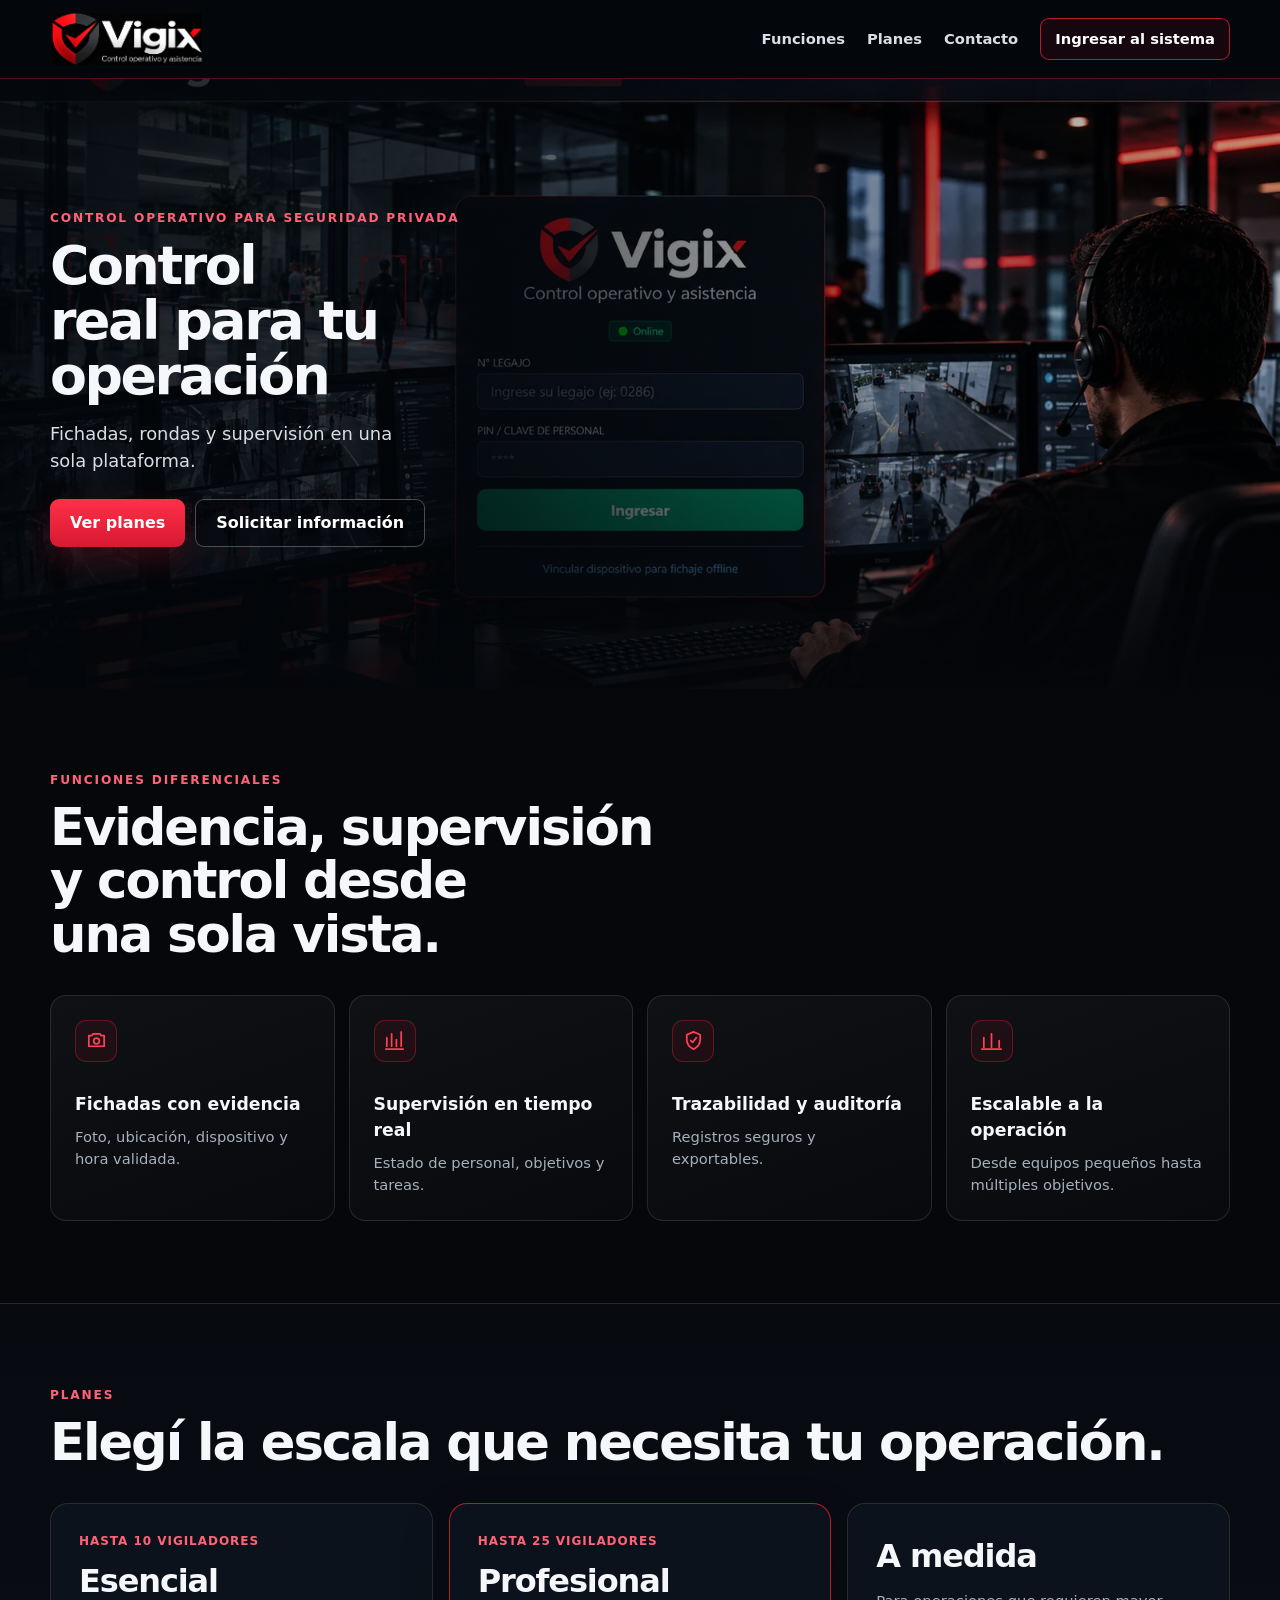
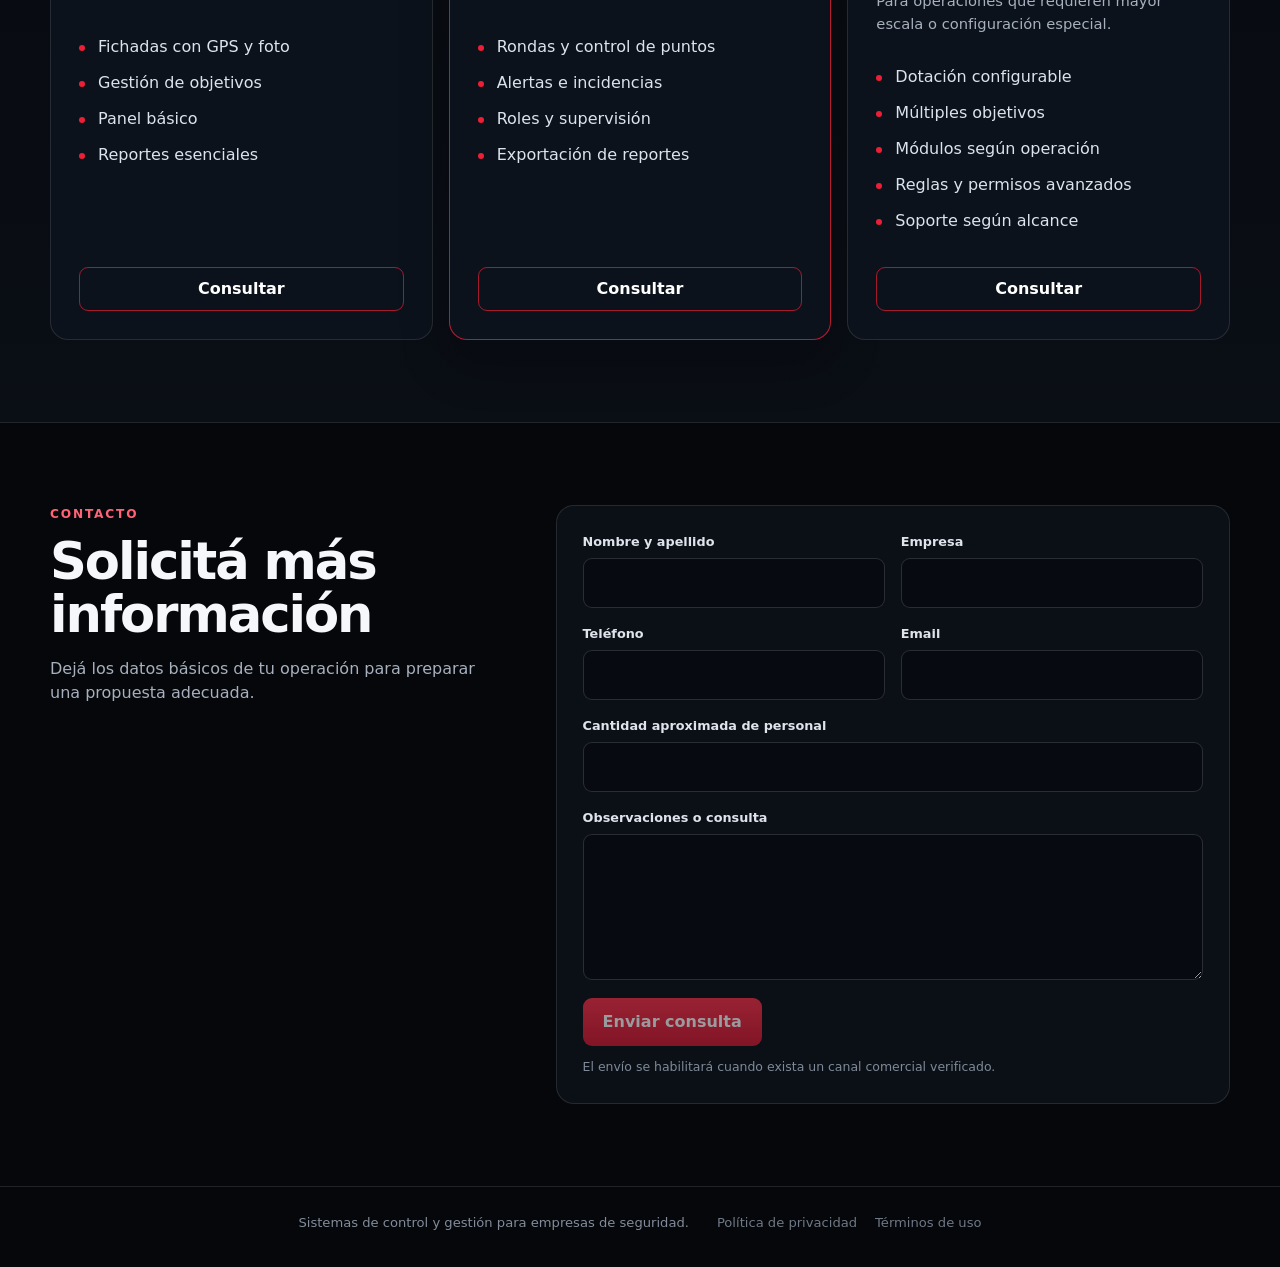
<file: index.html>
<!DOCTYPE html>
<html lang="es">
<head>
  <meta charset="UTF-8">
  <meta name="viewport" content="width=device-width, initial-scale=1.0">
  <meta name="description" content="vga security 24: control operativo, fichadas, rondas y supervisión para empresas de seguridad.">
  <meta http-equiv="Content-Security-Policy" content="default-src 'self'; base-uri 'self'; object-src 'none'; style-src 'self'; img-src 'self' https://images.pexels.com; form-action 'self'; frame-ancestors 'none'">
  <title>vga security 24 | Control operativo para empresas de seguridad</title>
  <link rel="stylesheet" href="landing.css">
</head>
<body>
  <header class="site-header">
    <div class="header-inner">
      <a class="brand" href="#inicio" aria-label="vga security 24 - Inicio">
        <img src="assets/vigix-logo-prod.webp" alt="vga security 24">
      </a>

      <nav class="public-nav" aria-label="Navegación principal">
        <a href="#funciones">Funciones</a>
        <a href="#planes">Planes</a>
        <a href="#contacto">Contacto</a>
        <a class="system-link" href="fichadas.html">Ingresar al sistema</a>
      </nav>
    </div>
  </header>

  <main>
    <section id="inicio" class="hero" aria-labelledby="hero-title">
      <div class="hero-content">
        <p class="eyebrow">Control operativo para seguridad privada</p>
        <h1 id="hero-title">Control real para tu operación</h1>
        <p class="hero-subtitle">Fichadas, rondas y supervisión en una sola plataforma.</p>
        <div class="hero-actions">
          <a class="btn btn-primary" href="#planes">Ver planes</a>
          <a class="btn btn-secondary" href="#contacto">Solicitar información</a>
        </div>
      </div>
    </section>

    <section id="funciones" class="section" aria-labelledby="functions-title">
      <div class="section-heading">
        <p class="eyebrow">Funciones diferenciales</p>
        <h2 id="functions-title">Evidencia, supervisión y control desde una sola vista.</h2>
      </div>

      <div class="feature-grid">
        <article class="feature-card">
          <div class="icon" aria-hidden="true">
            <svg viewBox="0 0 24 24"><path d="M4 7h3l1.5-2h7L17 7h3v11H4z"/><circle cx="12" cy="12.5" r="3"/></svg>
          </div>
          <h3>Fichadas con evidencia</h3>
          <p>Foto, ubicación, dispositivo y hora validada.</p>
        </article>

        <article class="feature-card">
          <div class="icon" aria-hidden="true">
            <svg viewBox="0 0 24 24"><path d="M4 18V9m5 9V5m5 13v-7m5 7V3"/><path d="M3 21h18"/></svg>
          </div>
          <h3>Supervisión en tiempo real</h3>
          <p>Estado de personal, objetivos y tareas.</p>
        </article>

        <article class="feature-card">
          <div class="icon" aria-hidden="true">
            <svg viewBox="0 0 24 24"><path d="M12 3l7 3v5c0 4.8-2.8 8-7 10-4.2-2-7-5.2-7-10V6z"/><path d="M9 12l2 2 4-5"/></svg>
          </div>
          <h3>Trazabilidad y auditoría</h3>
          <p>Registros seguros y exportables.</p>
        </article>

        <article class="feature-card">
          <div class="icon" aria-hidden="true">
            <svg viewBox="0 0 24 24"><path d="M4 19V9m8 10V5m8 14v-7"/><path d="M2 21h20"/></svg>
          </div>
          <h3>Escalable a la operación</h3>
          <p>Desde equipos pequeños hasta múltiples objetivos.</p>
        </article>
      </div>
    </section>

    <section id="planes" class="section section-plans" aria-labelledby="plans-title">
      <div class="section-heading">
        <p class="eyebrow">Planes</p>
        <h2 id="plans-title">Elegí la escala que necesita tu operación.</h2>
      </div>

      <div class="plans-grid">
        <article class="plan-card">
          <div>
            <p class="plan-capacity">Hasta 10 vigiladores</p>
            <h3>Esencial</h3>
          </div>
          <ul>
            <li>Fichadas con GPS y foto</li>
            <li>Gestión de objetivos</li>
            <li>Panel básico</li>
            <li>Reportes esenciales</li>
          </ul>
          <a class="plan-link" href="#contacto">Consultar</a>
        </article>

        <article class="plan-card plan-featured">
          <div>
            <p class="plan-capacity">Hasta 25 vigiladores</p>
            <h3>Profesional</h3>
          </div>
          <ul>
            <li>Rondas y control de puntos</li>
            <li>Alertas e incidencias</li>
            <li>Roles y supervisión</li>
            <li>Exportación de reportes</li>
          </ul>
          <a class="plan-link" href="#contacto">Consultar</a>
        </article>

        <article class="plan-card">
          <div>
            <h3>A medida</h3>
            <p class="plan-summary">Para operaciones que requieren mayor escala o configuración especial.</p>
          </div>
          <ul>
            <li>Dotación configurable</li>
            <li>Múltiples objetivos</li>
            <li>Módulos según operación</li>
            <li>Reglas y permisos avanzados</li>
            <li>Soporte según alcance</li>
          </ul>
          <a class="plan-link" href="#contacto">Consultar</a>
        </article>
      </div>
    </section>

    <section id="contacto" class="section contact-section" aria-labelledby="contact-title">
      <div class="contact-copy">
        <p class="eyebrow">Contacto</p>
        <h2 id="contact-title">Solicitá más información</h2>
        <p>Dejá los datos básicos de tu operación para preparar una propuesta adecuada.</p>
      </div>

      <!-- TODO: conectar este formulario únicamente cuando exista un destino comercial real y verificado. -->
      <form class="contact-form" action="#" method="post" onsubmit="return false">
        <div class="field-grid">
          <label>
            <span>Nombre y apellido</span>
            <input type="text" name="nombre" autocomplete="name">
          </label>
          <label>
            <span>Empresa</span>
            <input type="text" name="empresa" autocomplete="organization">
          </label>
          <label>
            <span>Teléfono</span>
            <input type="tel" name="telefono" autocomplete="tel">
          </label>
          <label>
            <span>Email</span>
            <input type="email" name="email" autocomplete="email">
          </label>
          <label class="full-width">
            <span>Cantidad aproximada de personal</span>
            <input type="number" name="personal" min="1" inputmode="numeric">
          </label>
          <label class="full-width">
            <span>Observaciones o consulta</span>
            <textarea name="consulta" rows="5"></textarea>
          </label>
        </div>
        <button class="btn btn-primary contact-submit" type="button" disabled aria-disabled="true">Enviar consulta</button>
        <p class="form-note">El envío se habilitará cuando exista un canal comercial verificado.</p>
      </form>
    </section>
  </main>

  <footer class="site-footer">
    <p>Sistemas de control y gestión para empresas de seguridad.</p>
    <div class="legal-placeholders" aria-label="Información legal pendiente">
      <span>Política de privacidad</span>
      <span>Términos de uso</span>
    </div>
  </footer>
</body>
</html>
</file>
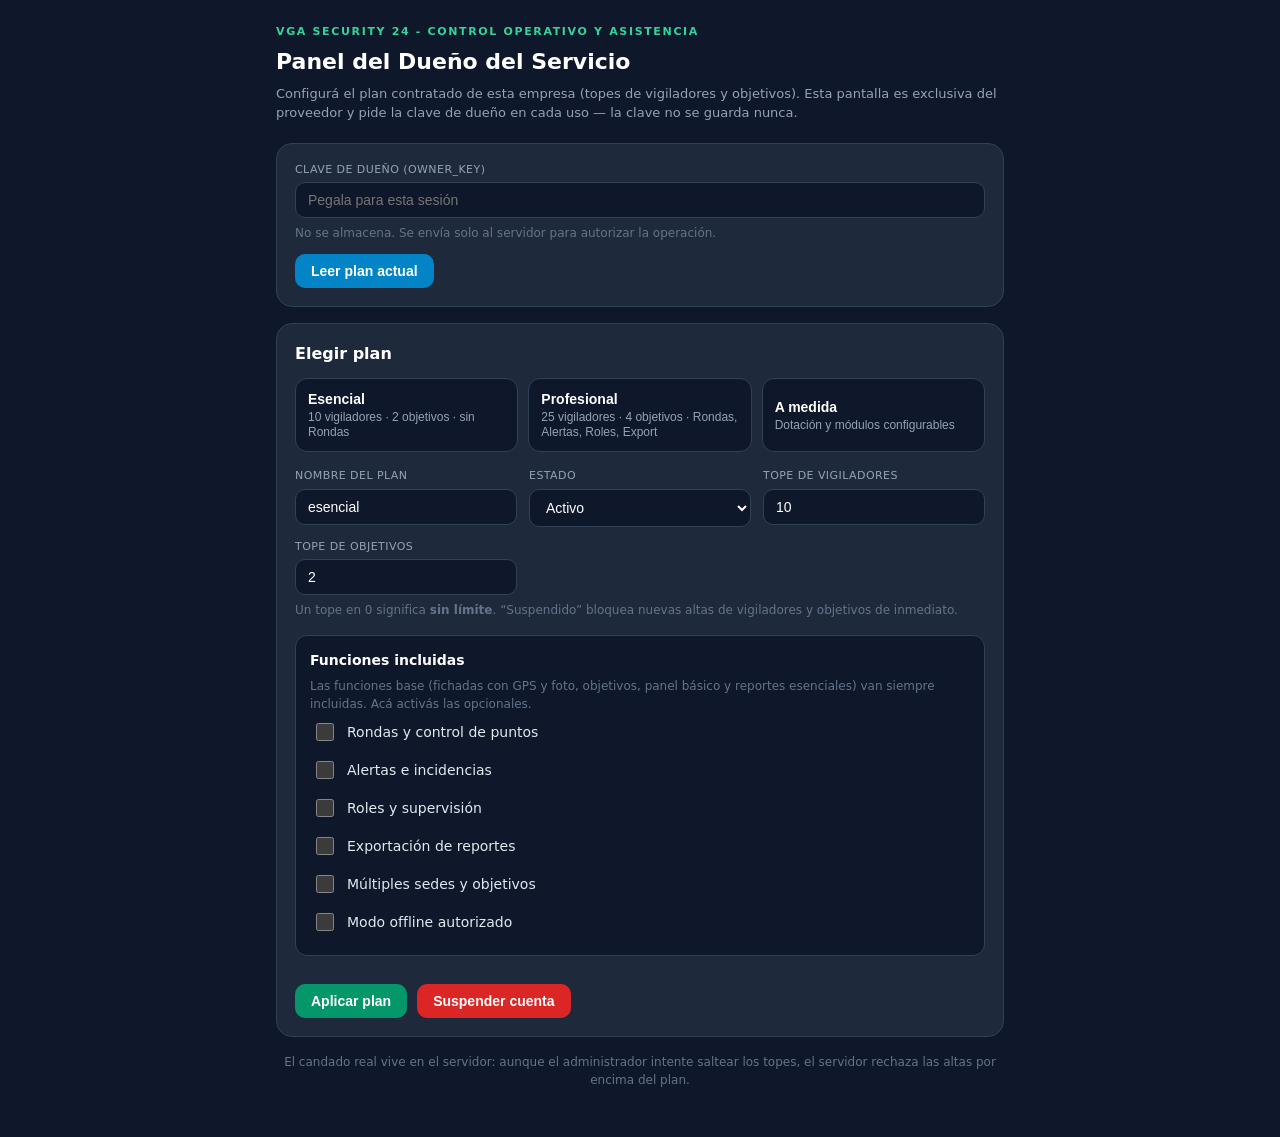
<file: super-admin.html>
<!DOCTYPE html>
<html lang="es">
<head>
  <meta charset="UTF-8">
  <meta name="viewport" content="width=device-width, initial-scale=1.0">
  <meta http-equiv="Content-Security-Policy" content="default-src 'none'; base-uri 'none'; form-action 'none'; img-src 'self' data:; style-src 'self'; script-src 'self'; connect-src https://vga-security-24.micasa27822024.workers.dev; frame-ancestors 'none'">
  <title>Panel del Dueño · Planes vga security 24</title>
  <link rel="stylesheet" href="super-admin.css">
</head>
<body>
  <main class="wrap">
    <header class="hd">
      <span class="eyebrow">vga security 24 - Control operativo y asistencia</span>
      <h1>Panel del Dueño del Servicio</h1>
      <p class="sub">Configurá el plan contratado de esta empresa (topes de vigiladores y objetivos). Esta pantalla es exclusiva del proveedor y pide la clave de dueño en cada uso — la clave no se guarda nunca.</p>
    </header>

    <section class="card">
      <label class="lbl" for="ownerKey">Clave de dueño (OWNER_KEY)</label>
      <input id="ownerKey" type="password" autocomplete="off" placeholder="Pegala para esta sesión" class="inp">
      <p class="hint">No se almacena. Se envía solo al servidor para autorizar la operación.</p>
      <button id="btnLeer" type="button" class="btn btn-sky">Leer plan actual</button>
    </section>

    <section id="estado" class="card estado hidden"></section>

    <section class="card">
      <h2>Elegir plan</h2>
      <div class="planes">
        <button type="button" class="plan" data-nombre="esencial" data-vig="10" data-obj="2">
          <strong>Esencial</strong><span>10 vigiladores · 2 objetivos · sin Rondas</span>
        </button>
        <button type="button" class="plan" data-nombre="profesional" data-vig="25" data-obj="4">
          <strong>Profesional</strong><span>25 vigiladores · 4 objetivos · Rondas, Alertas, Roles, Export</span>
        </button>
        <button type="button" class="plan" data-nombre="custom" data-vig="" data-obj="">
          <strong>A medida</strong><span>Dotación y módulos configurables</span>
        </button>
      </div>

      <div class="grid2">
        <div>
          <label class="lbl" for="inpNombre">Nombre del plan</label>
          <input id="inpNombre" type="text" class="inp" value="esencial">
        </div>
        <div>
          <label class="lbl" for="inpEstado">Estado</label>
          <select id="inpEstado" class="inp">
            <option value="activo" selected>Activo</option>
            <option value="suspendido">Suspendido</option>
          </select>
        </div>
        <div>
          <label class="lbl" for="inpVig">Tope de vigiladores</label>
          <input id="inpVig" type="number" min="0" step="1" class="inp" value="10">
        </div>
        <div>
          <label class="lbl" for="inpObj">Tope de objetivos</label>
          <input id="inpObj" type="number" min="0" step="1" class="inp" value="2">
        </div>
      </div>
      <p class="hint">Un tope en 0 significa <strong>sin límite</strong>. “Suspendido” bloquea nuevas altas de vigiladores y objetivos de inmediato.</p>

      <div class="funciones">
        <h3>Funciones incluidas</h3>
        <p class="hint">Las funciones base (fichadas con GPS y foto, objetivos, panel básico y reportes esenciales) van siempre incluidas. Acá activás las opcionales.</p>
        <label class="chk"><input type="checkbox" id="fnRondas"><span>Rondas y control de puntos</span></label>
        <label class="chk"><input type="checkbox" id="fnAlertas"><span>Alertas e incidencias</span></label>
        <label class="chk"><input type="checkbox" id="fnRoles"><span>Roles y supervisión</span></label>
        <label class="chk"><input type="checkbox" id="fnExport"><span>Exportación de reportes</span></label>
        <label class="chk"><input type="checkbox" id="fnSedes"><span>Múltiples sedes y objetivos</span></label>
        <label class="chk"><input type="checkbox" id="fnOffline"><span>Modo offline autorizado</span></label>
      </div>

      <div class="acciones">
        <button id="btnAplicar" type="button" class="btn btn-emerald">Aplicar plan</button>
        <button id="btnSuspender" type="button" class="btn btn-red">Suspender cuenta</button>
      </div>
    </section>

    <section id="msg" class="msg hidden"></section>
    <footer class="ft">El candado real vive en el servidor: aunque el administrador intente saltear los topes, el servidor rechaza las altas por encima del plan.</footer>
  </main>
  <script src="super-admin.app.js"></script>
</body>
</html>
</file>
<file: landing.css>
:root{
  color-scheme:dark;
  --bg:#05070b;
  --surface:#0b1017;
  --surface-2:#101722;
  --text:#f5f7fb;
  --muted:#a7b0bd;
  --line:rgba(255,255,255,.11);
  --red:#ed1f36;
  --red-bright:#ff3048;
  --max:1180px;
}

*{box-sizing:border-box}

html{
  scroll-behavior:smooth;
  scroll-padding-top:88px;
}

body{
  margin:0;
  overflow-x:hidden;
  font-family:Inter,ui-sans-serif,system-ui,-apple-system,"Segoe UI",Roboto,Arial,sans-serif;
  background:var(--bg);
  color:var(--text);
  line-height:1.5;
}

a{color:inherit;text-decoration:none}
img{display:block;max-width:100%}
button,input,textarea{font:inherit}

.site-header{
  position:sticky;
  top:0;
  z-index:100;
  background:rgba(4,7,11,.94);
  border-bottom:1px solid rgba(237,31,54,.34);
  backdrop-filter:blur(14px);
  -webkit-backdrop-filter:blur(14px);
}

.header-inner{
  width:min(var(--max),calc(100% - 40px));
  min-height:78px;
  margin:0 auto;
  display:flex;
  align-items:center;
  justify-content:space-between;
  gap:28px;
}

.brand{
  flex:0 0 auto;
  display:flex;
  align-items:center;
}

.brand img{
  width:186px;
  height:56px;
  object-fit:contain;
  object-position:left center;
}

.public-nav{
  display:flex;
  align-items:center;
  justify-content:flex-end;
  gap:22px;
  font-size:.92rem;
  font-weight:700;
}

.public-nav>a:not(.system-link){
  color:#d9dee7;
}

.public-nav>a:not(.system-link):hover{
  color:#fff;
}

.system-link{
  padding:9px 14px;
  border:1px solid rgba(237,31,54,.78);
  border-radius:9px;
  background:rgba(237,31,54,.08);
  color:#fff;
}

.system-link:hover{
  background:rgba(237,31,54,.16);
}

.hero{
  min-height:610px;
  position:relative;
  display:flex;
  align-items:center;
  isolation:isolate;
  background:
    linear-gradient(90deg,rgba(3,6,10,.92) 0%,rgba(3,6,10,.73) 36%,rgba(3,6,10,.34) 61%,rgba(3,6,10,.18) 100%),
    linear-gradient(180deg,rgba(0,0,0,.05) 55%,rgba(5,7,11,.72) 100%),
    url("assets/vigix-bg-prod.webp")
    center/cover no-repeat;
}

.hero-content{
  width:min(var(--max),calc(100% - 40px));
  margin:0 auto;
  padding:72px 0 84px;
}

.eyebrow{
  margin:0 0 12px;
  color:#ff6377;
  font-size:.76rem;
  font-weight:800;
  letter-spacing:.15em;
  text-transform:uppercase;
}

.hero h1{
  max-width:340px;
  margin:0;
  font-size:clamp(2.55rem,4.2vw,3.7rem);
  line-height:1.02;
  letter-spacing:-.045em;
  text-wrap:balance;
}

.hero-subtitle{
  max-width:360px;
  margin:18px 0 0;
  color:#d9dee6;
  font-size:clamp(1rem,1.5vw,1.12rem);
}

.hero-actions{
  display:flex;
  flex-wrap:wrap;
  gap:10px;
  margin-top:24px;
}

.btn{
  min-height:48px;
  padding:0 20px;
  display:inline-flex;
  align-items:center;
  justify-content:center;
  border:0;
  border-radius:9px;
  font-weight:800;
  cursor:pointer;
  transition:transform .18s ease,filter .18s ease,background .18s ease;
}

.btn-primary{
  background:linear-gradient(180deg,var(--red-bright),#d71931);
  color:#fff;
  box-shadow:0 12px 30px rgba(237,31,54,.22);
}

.btn-primary:not(:disabled):hover{
  transform:translateY(-1px);
  filter:brightness(1.06);
}

.btn-secondary{
  border:1px solid rgba(255,255,255,.28);
  background:rgba(3,6,10,.48);
  color:#fff;
}

.btn-secondary:hover{
  background:rgba(255,255,255,.07);
  border-color:rgba(255,255,255,.48);
}

.section{
  width:min(var(--max),calc(100% - 40px));
  margin:0 auto;
  padding:82px 0;
}

.section-heading{
  max-width:700px;
  margin-bottom:34px;
}

.section-heading h2,
.contact-copy h2{
  margin:0;
  font-size:clamp(2rem,4vw,3.35rem);
  line-height:1.04;
  letter-spacing:-.04em;
  text-wrap:balance;
}

.feature-grid{
  display:grid;
  grid-template-columns:repeat(4,minmax(0,1fr));
  gap:14px;
}

.feature-card{
  min-height:210px;
  padding:24px;
  border:1px solid var(--line);
  border-radius:16px;
  background:linear-gradient(160deg,rgba(255,255,255,.045),rgba(255,255,255,.015));
}

.icon{
  width:42px;
  height:42px;
  display:grid;
  place-items:center;
  border:1px solid rgba(237,31,54,.35);
  border-radius:11px;
  background:rgba(237,31,54,.08);
}

.icon svg{
  width:23px;
  height:23px;
  fill:none;
  stroke:#ff4055;
  stroke-width:1.8;
  stroke-linecap:round;
  stroke-linejoin:round;
}

.feature-card h3{
  margin:30px 0 8px;
  font-size:1.08rem;
}

.feature-card p{
  margin:0;
  color:var(--muted);
  font-size:.92rem;
}

.section-plans{
  width:100%;
  max-width:none;
  padding-left:max(20px,calc((100vw - var(--max))/2));
  padding-right:max(20px,calc((100vw - var(--max))/2));
  background:linear-gradient(180deg,#070a0f,#0a0e15);
  border-block:1px solid var(--line);
}

.section-plans .section-heading{
  max-width:var(--max);
}

.plans-grid{
  display:grid;
  grid-template-columns:repeat(3,minmax(0,1fr));
  gap:16px;
}

.plan-card{
  min-height:390px;
  padding:28px;
  display:flex;
  flex-direction:column;
  border:1px solid var(--line);
  border-radius:18px;
  background:#0c121b;
}

.plan-featured{
  border-color:rgba(237,31,54,.76);
  box-shadow:0 22px 50px rgba(0,0,0,.24);
}

.plan-capacity{
  margin:0 0 7px;
  color:#ff6377;
  font-size:.75rem;
  font-weight:800;
  letter-spacing:.08em;
  text-transform:uppercase;
}

.plan-card h3{
  margin:0;
  font-size:2rem;
  letter-spacing:-.035em;
}

.plan-summary{
  max-width:320px;
  margin:10px 0 0;
  color:var(--muted);
  font-size:.92rem;
}

.plan-card ul{
  margin:30px 0 34px;
  padding:0;
  list-style:none;
  display:grid;
  gap:12px;
  color:#dde3ec;
}

.plan-card li{
  position:relative;
  padding-left:19px;
}

.plan-card li::before{
  content:"";
  position:absolute;
  left:0;
  top:.62em;
  width:6px;
  height:6px;
  border-radius:50%;
  background:var(--red);
}

.plan-link{
  margin-top:auto;
  min-height:44px;
  display:flex;
  align-items:center;
  justify-content:center;
  border:1px solid rgba(237,31,54,.68);
  border-radius:9px;
  color:#fff;
  font-weight:800;
}

.plan-link:hover{
  background:rgba(237,31,54,.10);
}

.contact-section{
  display:grid;
  grid-template-columns:minmax(0,.8fr) minmax(0,1.2fr);
  gap:56px;
  align-items:start;
}

.contact-copy>p:last-child{
  max-width:460px;
  margin:16px 0 0;
  color:var(--muted);
}

.contact-form{
  padding:26px;
  border:1px solid var(--line);
  border-radius:18px;
  background:var(--surface);
}

.field-grid{
  display:grid;
  grid-template-columns:repeat(2,minmax(0,1fr));
  gap:16px;
}

.field-grid label{
  display:grid;
  gap:7px;
}

.field-grid label>span{
  color:#dfe4ec;
  font-size:.8rem;
  font-weight:700;
}

.full-width{
  grid-column:1/-1;
}

input,
textarea{
  width:100%;
  border:1px solid rgba(255,255,255,.14);
  border-radius:9px;
  background:#070b11;
  color:#fff;
  padding:12px 13px;
  outline:none;
}

input:focus,
textarea:focus{
  border-color:rgba(237,31,54,.88);
  box-shadow:0 0 0 3px rgba(237,31,54,.11);
}

textarea{
  resize:vertical;
}

.contact-submit{
  margin-top:18px;
}

.contact-submit:disabled{
  opacity:.58;
  cursor:not-allowed;
  box-shadow:none;
}

.form-note{
  margin:12px 0 0;
  color:#7f8997;
  font-size:.78rem;
}

.site-footer{
  padding:26px 20px 34px;
  display:flex;
  align-items:center;
  justify-content:center;
  flex-wrap:wrap;
  gap:10px 28px;
  border-top:1px solid var(--line);
  color:#828c9a;
  font-size:.82rem;
  text-align:center;
}

.site-footer p{
  margin:0;
}

.legal-placeholders{
  display:flex;
  flex-wrap:wrap;
  justify-content:center;
  gap:18px;
}

.legal-placeholders span{
  color:#6f7885;
}

@media(max-width:980px){
  .public-nav{gap:14px}
  .feature-grid{grid-template-columns:repeat(2,minmax(0,1fr))}
  .plans-grid{grid-template-columns:1fr}
  .plan-card{min-height:auto}
  .contact-section{grid-template-columns:1fr;gap:34px}
}

@media(max-width:760px){
  /* Mobile overflow guard */
  html,
  body{
    width:100%;
    max-width:100%;
    overflow-x:hidden;
  }

  .site-header,
  main,
  .hero,
  .section,
  .section-plans,
  .site-footer{
    max-width:100%;
  }

  .header-inner,
  .public-nav,
  .hero-content,
  .hero-actions,
  .feature-grid,
  .plans-grid,
  .contact-section,
  .contact-form,
  .field-grid,
  .feature-card,
  .plan-card{
    min-width:0;
    max-width:100%;
  }

  .public-nav a,
  .btn,
  input,
  textarea{
    min-width:0;
    max-width:100%;
  }

  html{scroll-padding-top:130px}

  .header-inner{
    width:min(var(--max),calc(100% - 28px));
    min-height:auto;
    padding:10px 0 11px;
    flex-direction:column;
    align-items:flex-start;
    gap:8px;
  }

  .brand img{
    width:156px;
    height:46px;
  }

  .public-nav{
    width:100%;
    display:grid;
    grid-template-columns:repeat(4,minmax(0,1fr));
    gap:6px;
    font-size:.76rem;
  }

  .public-nav a{
    min-height:36px;
    display:flex;
    align-items:center;
    justify-content:center;
    text-align:center;
    border-radius:7px;
  }

  .public-nav>a:not(.system-link){
    background:rgba(255,255,255,.035);
  }

  .system-link{
    padding:6px 8px;
  }

  .hero{
    min-height:550px;
    background-position:18% center;
  }

  .hero-content{
    width:calc(100% - 30px);
    padding:54px 0 64px;
  }

  .hero h1{
    max-width:310px;
    font-size:clamp(2.25rem,10.5vw,3rem);
    line-height:1.04;
  }

  .hero-subtitle{
    max-width:320px;
    margin-top:16px;
  }

  .hero-actions{
    display:grid;
    grid-template-columns:1fr 1fr;
  }

  .section{
    width:calc(100% - 30px);
    padding:60px 0;
  }

  .section-plans{
    width:100%;
    padding-left:15px;
    padding-right:15px;
  }

  .feature-grid{
    grid-template-columns:1fr;
  }

  .feature-card{
    min-height:170px;
  }

  .field-grid{
    grid-template-columns:1fr;
  }

  .full-width{
    grid-column:auto;
  }

  .contact-form{
    padding:20px;
  }
}

@media(max-width:480px){
  .public-nav{
    grid-template-columns:repeat(2,minmax(0,1fr));
  }

  .hero{
    min-height:520px;
    background-position:left center;
  }

  .hero h1{
    max-width:290px;
    font-size:clamp(2.1rem,10vw,2.65rem);
  }

  .hero-subtitle{
    max-width:290px;
  }

  .hero-actions{
    grid-template-columns:1fr;
  }

  .btn{
    width:100%;
  }

  .plan-card{
    padding:22px;
  }
}
</file>
<file: super-admin.css>
:root{color-scheme:dark}
*{box-sizing:border-box}
body{margin:0;background:#0f172a;color:#e2e8f0;font-family:system-ui,-apple-system,Segoe UI,Roboto,Helvetica,Arial,sans-serif;line-height:1.5}
.wrap{max-width:760px;margin:0 auto;padding:24px 16px 48px}
.hd{margin-bottom:20px}
.eyebrow{display:block;font-size:11px;font-weight:800;letter-spacing:.15em;text-transform:uppercase;color:#34d399}
.hd h1{margin:4px 0 6px;font-size:22px;color:#fff}
.sub{margin:0;font-size:13px;color:#94a3b8}
.card{background:#1e293b;border:1px solid #334155;border-radius:16px;padding:18px;margin-bottom:16px}
.card h2{margin:0 0 12px;font-size:16px;color:#fff}
.lbl{display:block;font-size:11px;text-transform:uppercase;letter-spacing:.04em;color:#94a3b8;margin-bottom:4px}
.inp{width:100%;background:#0f172a;border:1px solid #334155;border-radius:10px;padding:9px 12px;font-size:14px;color:#fff}
.inp:focus{outline:none;border-color:#34d399}
.hint{font-size:12px;color:#64748b;margin:6px 0 0}
.btn{border:none;border-radius:10px;padding:9px 16px;font-size:14px;font-weight:700;color:#fff;cursor:pointer;margin-top:12px}
.btn-sky{background:#0284c7}.btn-sky:hover{background:#0369a1}
.btn-emerald{background:#059669}.btn-emerald:hover{background:#047857}
.btn-red{background:#dc2626}.btn-red:hover{background:#b91c1c}
.planes{display:grid;grid-template-columns:repeat(auto-fit,minmax(150px,1fr));gap:10px;margin-bottom:16px}
.plan{text-align:left;background:#0f172a;border:1px solid #334155;border-radius:12px;padding:12px;cursor:pointer;color:#e2e8f0}
.plan:hover{border-color:#34d399}
.plan strong{display:block;font-size:14px;color:#fff;margin-bottom:2px}
.plan span{font-size:12px;color:#94a3b8}
.plan-sel{border-color:#34d399;background:#0b3b2e}
.grid2{display:grid;grid-template-columns:repeat(auto-fit,minmax(180px,1fr));gap:12px;margin-top:4px}
.acciones{display:flex;flex-wrap:wrap;gap:10px}
.estado p{margin:2px 0;font-size:14px}
.estado-susp{border-color:rgba(220,38,38,.5)}
.estado-susp h2{color:#fca5a5}
.msg{border-radius:12px;padding:12px 16px;font-size:14px;margin-bottom:16px}
.msg-ok{background:rgba(16,185,129,.12);color:#6ee7b7;border:1px solid rgba(16,185,129,.3)}
.msg-error{background:rgba(220,38,38,.12);color:#fca5a5;border:1px solid rgba(220,38,38,.35)}
.ft{font-size:12px;color:#64748b;text-align:center;margin-top:8px}
.hidden{display:none}
.funciones{margin:16px 0;padding:14px;background:#0f172a;border:1px solid #334155;border-radius:12px}
.funciones h3{margin:0 0 6px;font-size:14px;color:#fff}
.chk{display:flex;align-items:center;gap:10px;padding:7px 2px;font-size:14px;color:#e2e8f0;cursor:pointer}
.chk input{width:18px;height:18px;accent-color:#34d399;cursor:pointer}
</file>
